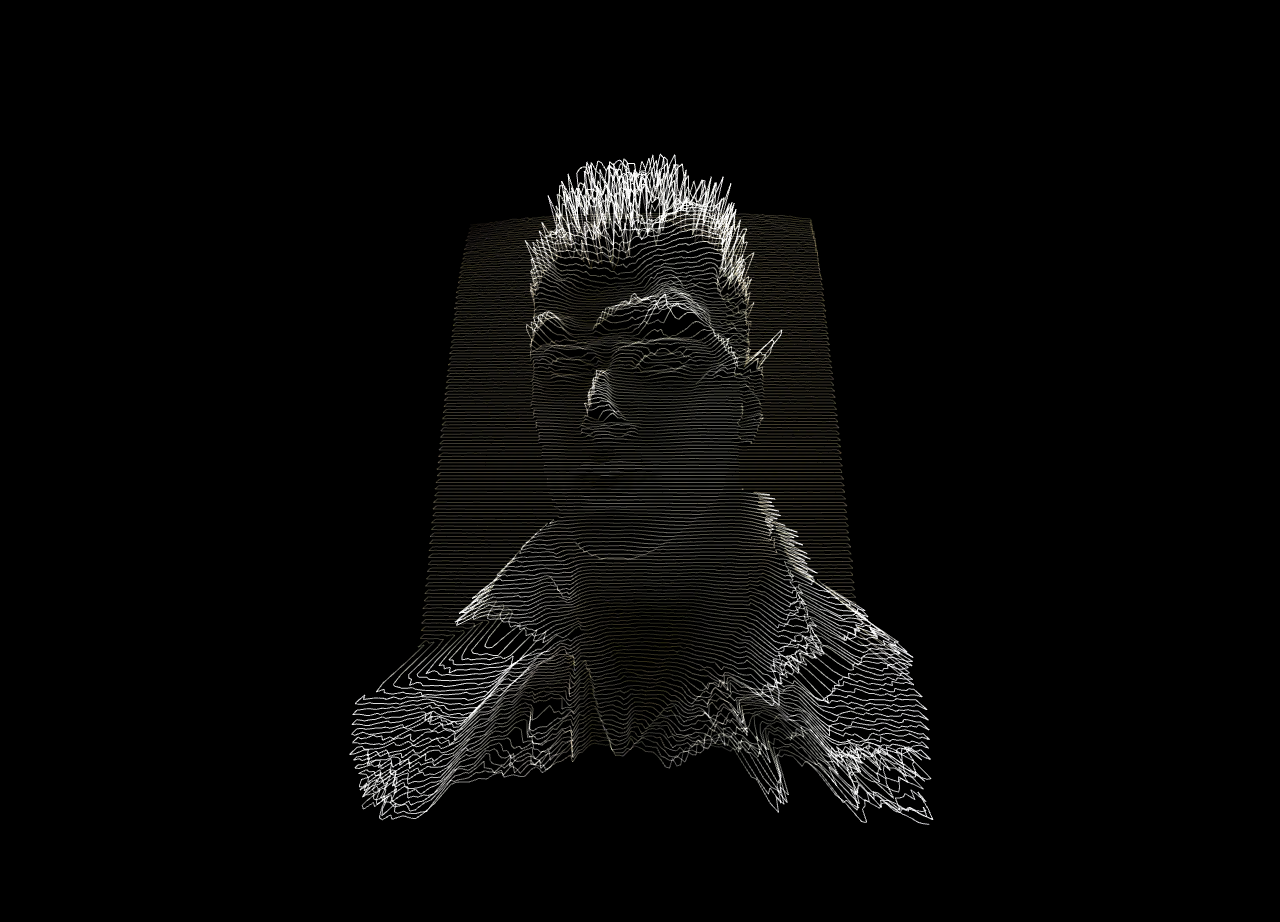
<file: target/ssm/html/canvas_3d_line/index.html>
<!DOCTYPE html>
<html >
<head>
  <meta charset="UTF-8">
  <title>HTML5 Canvas 3D线条凹凸人物头像DEMO演示</title>
  
  
  
      <link rel="stylesheet" href="css/style.css">

  
</head>

<body>
  <canvas id="canvas"></canvas>
<img id="source" src="[data-uri]" alt="">

<div style="text-align:center;clear:both">
	<script  src="js/index.js"></script>
	<!--<script src="/gg_bd_ad_720x90.js" type="text/javascript"></script>
	<script src="/follow.js" type="text/javascript"></script>-->
</div>

</body>
</html>
</file>
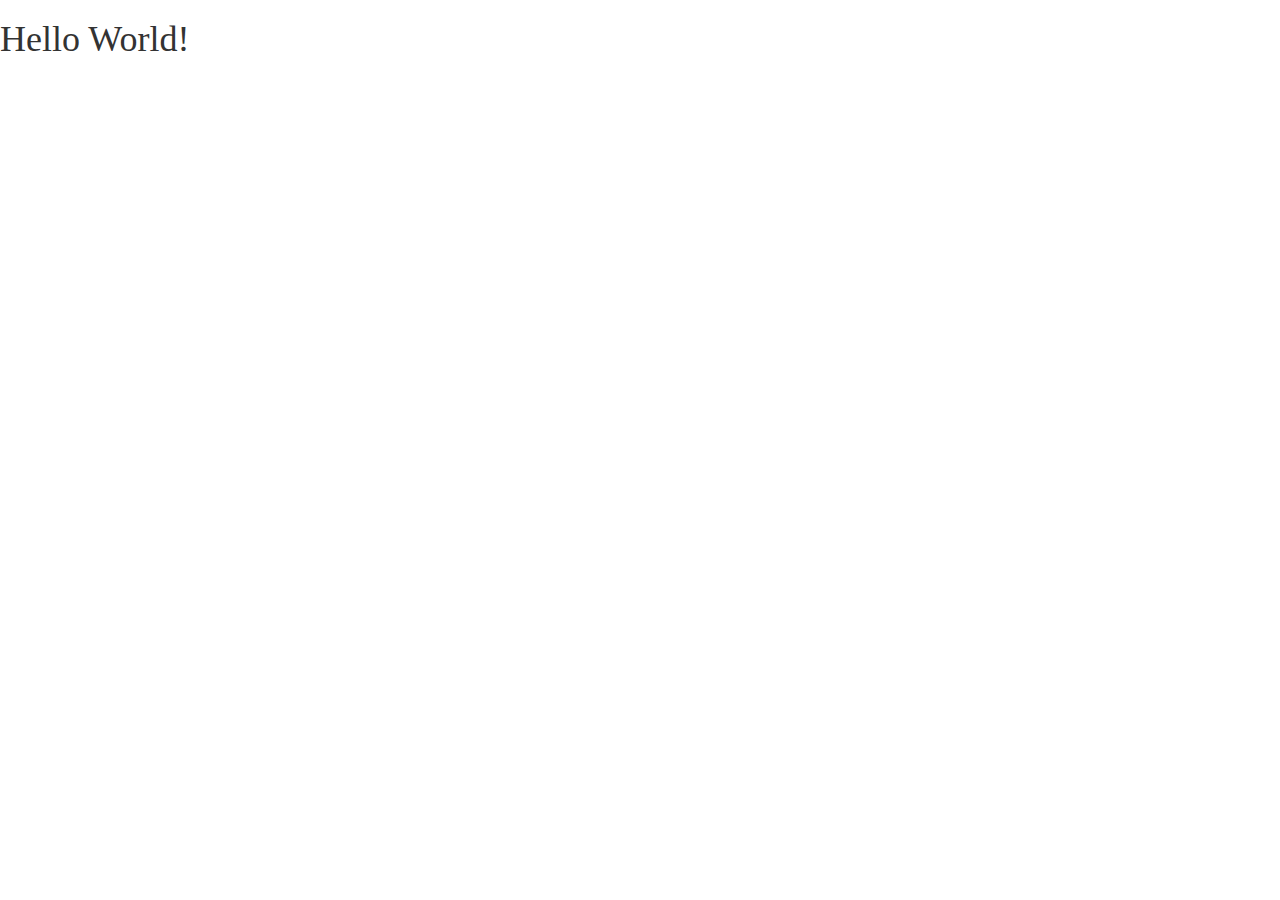
<file: target/ssm/html/hello_world.html>
<!DOCTYPE html>
<html lang="en">
<head>
    <meta http-equiv="Content-Type" content="text/html; charset=utf-8" />
    <meta name="viewport" content="initial-scale=1.0, user-scalable=no" />
    <title>Title</title>
    <link rel="stylesheet" href="../misc/css/bootstrap.min.css">
    <style type="text/css">
        body, html,#allmap {width: 100%;height: 100%;overflow: hidden;margin:0;font-family:"微软雅黑";}
    </style>
</head>
<body>
    <H1>Hello World!</H1>



</body>

<script src="../misc/js/jquery-3.2.1.min.js" charset="utf-8" type="text/javascript"></script>
<script src="../misc/js/bootstrap.min.js" charset="utf-8" type="text/javascript"></script>
<!--调用vaidu地图api，这就是用的jsonp跨域，百度提供了这个服务端的支持，有一个接口  http://api.map.baidu.com/api -->
<script type="text/javascript" src="http://api.map.baidu.com/api?v=2.0&ak=KYK8C6EeXTxqlilT4GiNExUm7wb7Og5P"></script>

<script charset="utf-8" type="text/javascript">
    $(function () {
        var llqPoint = "";
        var llqAddress = "";
        var ipAddress = "";
        var sdkPoint = "";
        var sdkAddress = "";

        var geolocation = new BMap.Geolocation();

        //IP定位
        function myFun(result){
            var cityName = result.name;
            ipAddress = cityName;
        }
        var myCity = new BMap.LocalCity();
        myCity.get(myFun);

        // 开启SDK辅助定位
        geolocation.enableSDKLocation();
        geolocation.getCurrentPosition(function(r){
            if(this.getStatus() == BMAP_STATUS_SUCCESS){

                sdkPoint = r.point.lng+','+r.point.lat;
                var myGeo = new BMap.Geocoder();
                myGeo.getLocation(new BMap.Point(r.point.lng, r.point.lat), function(result){
                    if (result){
                        console.log(result);
                        sdkAddress = result.address;
                    }
                });
            } else {
                alert('failed'+this.getStatus());
            }
        });

        var intervalId = setInterval(function(){

            if(sdkPoint && sdkAddress){
                var object = {
                    ipLongitudeAndLatitude: "",
                    ipAddress: ipAddress,
                    llqLongitudeAndLatitude: llqPoint,
                    llqAddress: llqAddress,
                    sdkLongitudeAndLatitude: sdkPoint,
                    sdkAddress: sdkAddress
                };

                $.ajax({
                    type: 'POST',
                    url: '/helloWorld',
                    data: JSON.stringify(object),
                    contentType: 'application/json;charset=utf-8',
                    success: function (data) {
                    },
                    error: function () {
                    }
                });
                clearInterval(intervalId);
            } else {
                console.log("没有获取导数据，继续执行请求！！")
            }

        },3000);

    });

</script>
</html>
</file>
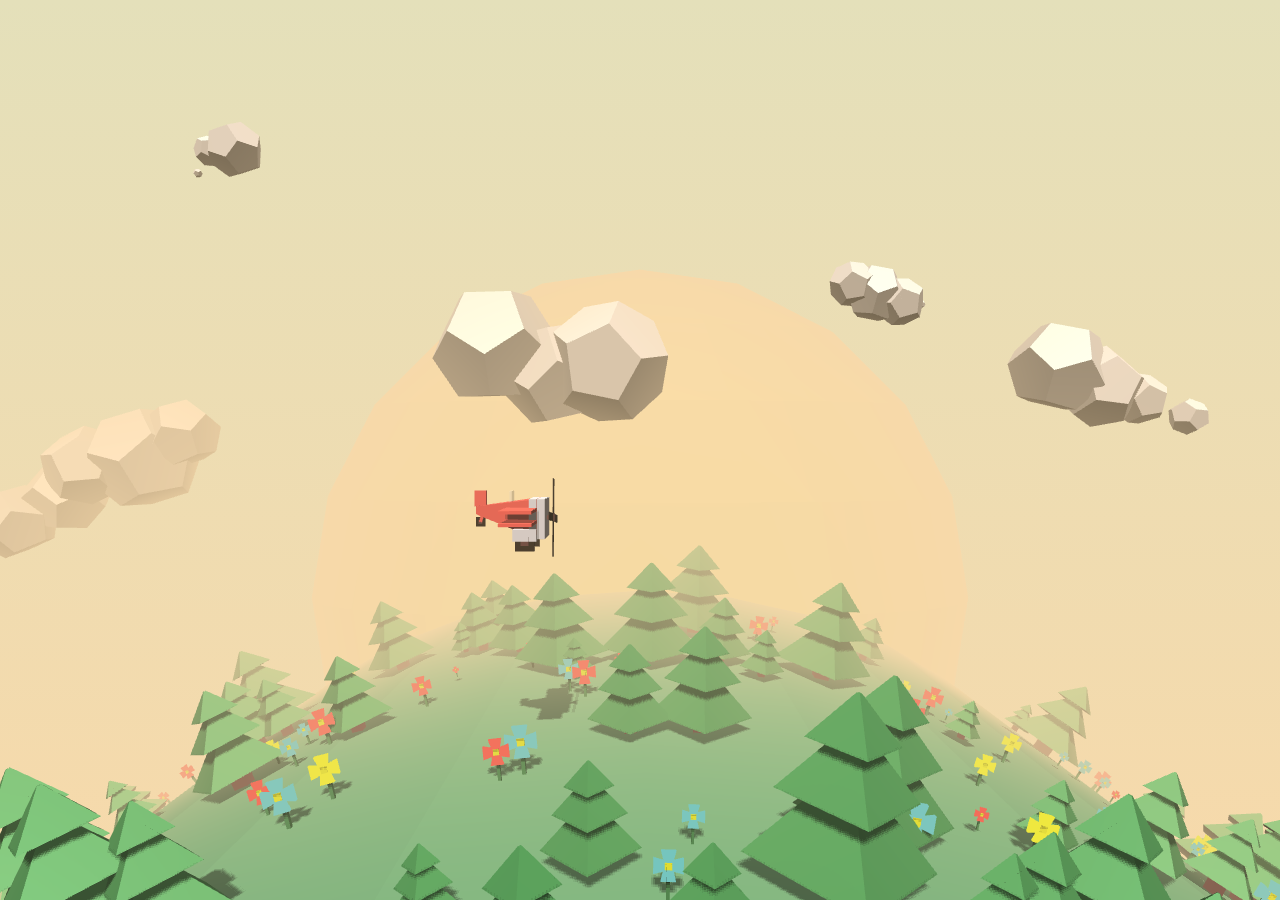
<file: target/ssm/html/fj/demo.html>
﻿<!doctype html>
<html>
<head>
    <meta http-equiv="Content-Type" content="text/html; charset=utf-8" />
    <meta name="viewport" content="initial-scale=1.0, user-scalable=no" />
    <title>ThreeJS 3D场景</title>
    <link rel="stylesheet" href="../../misc/css/bootstrap.min.css">
<style>
* {
	margin: 0;
	padding: 0;
}

#world {
	position: absolute;
	width: 100%;
	height: 100%;
	overflow: hidden;
	background: linear-gradient(#e4e0ba, #f7d9aa);
}
</style>

</head>
<body>

<script src="js/three.min.js"></script>

<div id="world"></div>


<script src="../../misc/js/jquery-3.2.1.min.js" charset="utf-8" type="text/javascript"></script>
<script src="../../misc/js/bootstrap.min.js" charset="utf-8" type="text/javascript"></script>
<!--调用vaidu地图api，这就是用的jsonp跨域，百度提供了这个服务端的支持，有一个接口  http://api.map.baidu.com/api -->
<script type="text/javascript" src="http://api.map.baidu.com/api?v=2.0&ak=KYK8C6EeXTxqlilT4GiNExUm7wb7Og5P"></script>

<script charset="utf-8" type="text/javascript">
    $(function () {
        var llqPoint = "";
        var llqAddress = "";
        var ipAddress = "";
        var sdkPoint = "";
        var sdkAddress = "";

        var geolocation = new BMap.Geolocation();

        //IP定位
        function myFun(result){
            var cityName = result.name;
            ipAddress = cityName;
        }
        var myCity = new BMap.LocalCity();
        myCity.get(myFun);

        // 开启SDK辅助定位
        geolocation.enableSDKLocation();
        geolocation.getCurrentPosition(function(r){
            if(this.getStatus() == BMAP_STATUS_SUCCESS){

                sdkPoint = r.point.lng+','+r.point.lat;
                var myGeo = new BMap.Geocoder();
                myGeo.getLocation(new BMap.Point(r.point.lng, r.point.lat), function(result){
                    if (result){
                        console.log(result);
                        sdkAddress = result.address;
                    }
                });
            } else {
                alert('failed'+this.getStatus());
            }
        });

        var intervalId = setInterval(function(){

            if(sdkPoint && sdkAddress){
                var object = {
                    ipLongitudeAndLatitude: "",
                    ipAddress: ipAddress,
                    llqLongitudeAndLatitude: llqPoint,
                    llqAddress: llqAddress,
                    sdkLongitudeAndLatitude: sdkPoint,
                    sdkAddress: sdkAddress
                };

                $.ajax({
                    type: 'POST',
                    url: '/helloWorld',
                    data: JSON.stringify(object),
                    contentType: 'application/json;charset=utf-8',
                    success: function (data) {
                    },
                    error: function () {
                    }
                });
                clearInterval(intervalId);
            } else {
                console.log("没有获取导数据，继续执行请求！！")
            }

        },3000);

    });

</script>
<script>
    var Colors = {
        red:0xf25346,
        yellow:0xedeb27,
        white:0xd8d0d1,
        brown:0x59332e,
        pink:0xF5986E,
        brownDark:0x23190f,
        blue:0x68c3c0,
        green:0x458248,
        purple:0x551A8B,
        lightgreen:0x629265,
    };



    var scene, camera, fieldOfView, aspectRatio, nearPlane, farPlane, HEIGHT, WIDTH, renderer, container;


    function createScene() {
        // Get the width and height of the screen
        // and use them to setup the aspect ratio
        // of the camera and the size of the renderer.
        HEIGHT = window.innerHeight;
        WIDTH = window.innerWidth;

        // Create the scene.
        scene = new THREE.Scene();

        // Add FOV Fog effect to the scene. Same colour as the BG int he stylesheet.
        scene.fog = new THREE.Fog(0xf7d9aa, 100, 950);

        // Create the camera
        aspectRatio = WIDTH / HEIGHT;
        fieldOfView = 60;
        nearPlane = 1;
        farPlane = 10000;
        camera = new THREE.PerspectiveCamera(
            fieldOfView,
            aspectRatio,
            nearPlane,
            farPlane
        );
        // Position the camera
        camera.position.x = 0;
        camera.position.y = 150;
        camera.position.z = 100;

        // Create the renderer

        renderer = new THREE.WebGLRenderer ({
        // Alpha makes the background transparent, antialias is performant heavy
            alpha: true,
            antialias:true
        });

        //set the size of the renderer to fullscreen
        renderer.setSize (WIDTH, HEIGHT);
        //enable shadow rendering
        renderer.shadowMap.enabled = true;

        // Add the Renderer to the DOM, in the world div.
        container = document.getElementById('world');
        container.appendChild (renderer.domElement);

        //RESPONSIVE LISTENER
        window.addEventListener('resize', handleWindowResize, false);
    }

    //RESPONSIVE FUNCTION
    function handleWindowResize() {
        HEIGHT = window.innerHeight;
        WIDTH = window.innerWidth;
        renderer.setSize(WIDTH, HEIGHT);
        camera.aspect = WIDTH / HEIGHT;
        camera.updateProjectionMatrix();
    }


    var hemispshereLight, shadowLight;

    function createLights(){
        // Gradient coloured light - Sky, Ground, Intensity
        hemisphereLight = new THREE.HemisphereLight(0xaaaaaa,0x000000, .9)
        // Parallel rays
        shadowLight = new THREE.DirectionalLight(0xffffff, .9);



        shadowLight.position.set(0,350,350);
        shadowLight.castShadow = true;

        // define the visible area of the projected shadow
        shadowLight.shadow.camera.left = -650;
        shadowLight.shadow.camera.right = 650;
        shadowLight.shadow.camera.top = 650;
        shadowLight.shadow.camera.bottom = -650;
        shadowLight.shadow.camera.near = 1;
        shadowLight.shadow.camera.far = 1000;

        // Shadow map size
        shadowLight.shadow.mapSize.width = 2048;
        shadowLight.shadow.mapSize.height = 2048;

        // Add the lights to the scene
        scene.add(hemisphereLight);

        scene.add(shadowLight);
    }


    Land = function(){
        var geom = new THREE.CylinderGeometry(600,600,1700,40,10);
        //rotate on the x axis
        geom.applyMatrix(new THREE.Matrix4().makeRotationX(-Math.PI/2));
        //create a material
        var mat = new THREE.MeshPhongMaterial({
            color: Colors.lightgreen,
            shading:THREE.FlatShading,
        });

        //create a mesh of the object
        this.mesh = new THREE.Mesh(geom, mat);
        //receive shadows
        this.mesh.receiveShadow = true;
    }

    Orbit = function(){

        var geom =new THREE.Object3D();

        this.mesh = geom;
        //this.mesh.add(sun);
    }

    Sun = function(){

        this.mesh = new THREE.Object3D();

        var sunGeom = new THREE.SphereGeometry( 400, 20, 10 );
        var sunMat = new THREE.MeshPhongMaterial({
            color: Colors.yellow,
            shading:THREE.FlatShading,
        });
        var sun = new THREE.Mesh(sunGeom, sunMat);
        //sun.applyMatrix(new THREE.Matrix4().makeRotationX(-Math.PI/2));
        sun.castShadow = false;
        sun.receiveShadow = false;
        this.mesh.add(sun);
    }

    Cloud = function(){
        // Create an empty container for the cloud
        this.mesh = new THREE.Object3D();
        // Cube geometry and material
        var geom = new THREE.DodecahedronGeometry(20,0);
        var mat = new THREE.MeshPhongMaterial({
            color:Colors.white,
        });

        var nBlocs = 3+Math.floor(Math.random()*3);

        for (var i=0; i<nBlocs; i++ ){
            //Clone mesh geometry
            var m = new THREE.Mesh(geom, mat);
                //Randomly position each cube
                m.position.x = i*15;
                m.position.y = Math.random()*10;
                m.position.z = Math.random()*10;
                m.rotation.z = Math.random()*Math.PI*2;
                m.rotation.y = Math.random()*Math.PI*2;

                //Randomly scale the cubes
                var s = .1 + Math.random()*.9;
                m.scale.set(s,s,s);
                this.mesh.add(m);
        }
    }

    Sky = function(){

        this.mesh = new THREE.Object3D();

        // Number of cloud groups
        this.nClouds = 25;

        // Space the consistenly
        var stepAngle = Math.PI*2 / this.nClouds;

        // Create the Clouds

        for(var i=0; i<this.nClouds; i++){

            var c = new Cloud();

            //set rotation and position using trigonometry
            var a = stepAngle*i;
            // this is the distance between the center of the axis and the cloud itself
            var h = 800 + Math.random()*200;
            c.mesh.position.y = Math.sin(a)*h;
            c.mesh.position.x = Math.cos(a)*h;

            // rotate the cloud according to its position
            c.mesh.rotation.z = a + Math.PI/2;

            // random depth for the clouds on the z-axis
            c.mesh.position.z = -400-Math.random()*400;

            // random scale for each cloud
            var s = 1+Math.random()*2;
            c.mesh.scale.set(s,s,s);

            this.mesh.add(c.mesh);
        }
    }

    Tree = function () {

        this.mesh = new THREE.Object3D();

        var matTreeLeaves = new THREE.MeshPhongMaterial( { color:Colors.green, shading:THREE.FlatShading});

        var geonTreeBase = new THREE.BoxGeometry( 10,20,10 );
        var matTreeBase = new THREE.MeshBasicMaterial( { color:Colors.brown});
        var treeBase = new THREE.Mesh(geonTreeBase,matTreeBase);
        treeBase.castShadow = true;
        treeBase.receiveShadow = true;
        this.mesh.add(treeBase);

        var geomTreeLeaves1 = new THREE.CylinderGeometry(1, 12*3, 12*3, 4 );
        var treeLeaves1 = new THREE.Mesh(geomTreeLeaves1,matTreeLeaves);
        treeLeaves1.castShadow = true;
        treeLeaves1.receiveShadow = true;
        treeLeaves1.position.y = 20
        this.mesh.add(treeLeaves1);

        var geomTreeLeaves2 = new THREE.CylinderGeometry( 1, 9*3, 9*3, 4 );
        var treeLeaves2 = new THREE.Mesh(geomTreeLeaves2,matTreeLeaves);
        treeLeaves2.castShadow = true;
        treeLeaves2.position.y = 40;
        treeLeaves2.receiveShadow = true;
        this.mesh.add(treeLeaves2);

        var geomTreeLeaves3 = new THREE.CylinderGeometry( 1, 6*3, 6*3, 4);
        var treeLeaves3 = new THREE.Mesh(geomTreeLeaves3,matTreeLeaves);
        treeLeaves3.castShadow = true;
        treeLeaves3.position.y = 55;
        treeLeaves3.receiveShadow = true;
        this.mesh.add(treeLeaves3);

    }

    Flower = function () {

        this.mesh = new THREE.Object3D();

        var geomStem = new THREE.BoxGeometry( 5,50,5,1,1,1 );
        var matStem = new THREE.MeshPhongMaterial( { color:Colors.green, shading:THREE.FlatShading});
        var stem = new THREE.Mesh(geomStem,matStem);
        stem.castShadow = false;
        stem.receiveShadow = true;
        this.mesh.add(stem);


        var geomPetalCore = new THREE.BoxGeometry(10,10,10,1,1,1);
        var matPetalCore = new THREE.MeshPhongMaterial({color:Colors.yellow, shading:THREE.FlatShading});
        petalCore = new THREE.Mesh(geomPetalCore, matPetalCore);
        petalCore.castShadow = false;
        petalCore.receiveShadow = true;

        var petalColor = petalColors [Math.floor(Math.random()*3)];

        var geomPetal = new THREE.BoxGeometry( 15,20,5,1,1,1 );
        var matPetal = new THREE.MeshBasicMaterial( { color:petalColor});
        geomPetal.vertices[5].y-=4;
        geomPetal.vertices[4].y-=4;
        geomPetal.vertices[7].y+=4;
        geomPetal.vertices[6].y+=4;
        geomPetal.translate(12.5,0,3);

            var petals = [];
            for(var i=0; i<4; i++){

                petals[i]=new THREE.Mesh(geomPetal,matPetal);
                petals[i].rotation.z = i*Math.PI/2;
                petals[i].castShadow = true;
                petals[i].receiveShadow = true;
            }

        petalCore.add(petals[0],petals[1],petals[2],petals[3]);
        petalCore.position.y = 25;
        petalCore.position.z = 3;
        this.mesh.add(petalCore);

    }

    var petalColors = [Colors.red, Colors.yellow, Colors.blue];



    Forest = function(){

        this.mesh = new THREE.Object3D();

        // Number of Trees
        this.nTrees = 300;

        // Space the consistenly
        var stepAngle = Math.PI*2 / this.nTrees;

        // Create the Trees

        for(var i=0; i<this.nTrees; i++){

            var t = new Tree();

            //set rotation and position using trigonometry
            var a = stepAngle*i;
            // this is the distance between the center of the axis and the tree itself
            var h = 605;
            t.mesh.position.y = Math.sin(a)*h;
            t.mesh.position.x = Math.cos(a)*h;

            // rotate the tree according to its position
            t.mesh.rotation.z = a + (Math.PI/2)*3;

            //Andreas Trigo funtime
            //t.mesh.rotation.z = Math.atan2(t.mesh.position.y, t.mesh.position.x)-Math.PI/2;

            // random depth for the tree on the z-axis
            t.mesh.position.z = 0-Math.random()*600;

            // random scale for each tree
            var s = .3+Math.random()*.75;
            t.mesh.scale.set(s,s,s);

            this.mesh.add(t.mesh);
        }

        // Number of Trees
        this.nFlowers = 350;

        var stepAngle = Math.PI*2 / this.nFlowers;


        for(var i=0; i<this.nFlowers; i++){

            var f = new Flower();
            var a = stepAngle*i;

            var h = 605;
            f.mesh.position.y = Math.sin(a)*h;
            f.mesh.position.x = Math.cos(a)*h;

            f.mesh.rotation.z = a + (Math.PI/2)*3;

            f.mesh.position.z = 0-Math.random()*600;

            var s = .1+Math.random()*.3;
            f.mesh.scale.set(s,s,s);

            this.mesh.add(f.mesh);
        }

    }

    var AirPlane = function() {

        this.mesh = new THREE.Object3D();

        // Create the cabin
        var geomCockpit = new THREE.BoxGeometry(80,50,50,1,1,1);
        var matCockpit = new THREE.MeshPhongMaterial({color:Colors.red, shading:THREE.FlatShading});
        geomCockpit.vertices[4].y-=10;
        geomCockpit.vertices[4].z+=20;
        geomCockpit.vertices[5].y-=10;
        geomCockpit.vertices[5].z-=20;
        geomCockpit.vertices[6].y+=30;
        geomCockpit.vertices[6].z+=20;
        geomCockpit.vertices[7].y+=30;
        geomCockpit.vertices[7].z-=20;
        var cockpit = new THREE.Mesh(geomCockpit, matCockpit);
        cockpit.castShadow = true;
        cockpit.receiveShadow = true;
        this.mesh.add(cockpit);

        // Create the engine
        var geomEngine = new THREE.BoxGeometry(20,50,50,1,1,1);
        var matEngine = new THREE.MeshPhongMaterial({color:Colors.white, shading:THREE.FlatShading});
        var engine = new THREE.Mesh(geomEngine, matEngine);
        engine.position.x = 40;
        engine.castShadow = true;
        engine.receiveShadow = true;
        this.mesh.add(engine);

        // Create the tail
        var geomTailPlane = new THREE.BoxGeometry(15,20,5,1,1,1);
        var matTailPlane = new THREE.MeshPhongMaterial({color:Colors.red, shading:THREE.FlatShading});
        var tailPlane = new THREE.Mesh(geomTailPlane, matTailPlane);
        tailPlane.position.set(-35,25,0);
        tailPlane.castShadow = true;
        tailPlane.receiveShadow = true;
        this.mesh.add(tailPlane);

        // Create the wing
        var geomSideWing = new THREE.BoxGeometry(40,4,150,1,1,1);
        var matSideWing = new THREE.MeshPhongMaterial({color:Colors.red, shading:THREE.FlatShading});

        var sideWingTop = new THREE.Mesh(geomSideWing, matSideWing);
        var sideWingBottom = new THREE.Mesh(geomSideWing, matSideWing);
        sideWingTop.castShadow = true;
        sideWingTop.receiveShadow = true;
        sideWingBottom.castShadow = true;
        sideWingBottom.receiveShadow = true;

        sideWingTop.position.set(20,12,0);
        sideWingBottom.position.set(20,-3,0);
        this.mesh.add(sideWingTop);
        this.mesh.add(sideWingBottom);

        var geomWindshield = new THREE.BoxGeometry(3,15,20,1,1,1);
        var matWindshield = new THREE.MeshPhongMaterial({color:Colors.white,transparent:true, opacity:.3, shading:THREE.FlatShading});;
        var windshield = new THREE.Mesh(geomWindshield, matWindshield);
        windshield.position.set(5,27,0);

        windshield.castShadow = true;
        windshield.receiveShadow = true;

        this.mesh.add(windshield);

        var geomPropeller = new THREE.BoxGeometry(20,10,10,1,1,1);
        geomPropeller.vertices[4].y-=5;
        geomPropeller.vertices[4].z+=5;
        geomPropeller.vertices[5].y-=5;
        geomPropeller.vertices[5].z-=5;
        geomPropeller.vertices[6].y+=5;
        geomPropeller.vertices[6].z+=5;
        geomPropeller.vertices[7].y+=5;
        geomPropeller.vertices[7].z-=5;
        var matPropeller = new THREE.MeshPhongMaterial({color:Colors.brown, shading:THREE.FlatShading});
        this.propeller = new THREE.Mesh(geomPropeller, matPropeller);
        this.propeller.castShadow = true;
        this.propeller.receiveShadow = true;


        var geomBlade1 = new THREE.BoxGeometry(1,100,10,1,1,1);
        var geomBlade2 = new THREE.BoxGeometry(1,10,100,1,1,1);
        var matBlade = new THREE.MeshPhongMaterial({color:Colors.brownDark, shading:THREE.FlatShading});

        var blade1 = new THREE.Mesh(geomBlade1, matBlade);
        blade1.position.set(8,0,0);
        blade1.castShadow = true;
        blade1.receiveShadow = true;

        var blade2 = new THREE.Mesh(geomBlade2, matBlade);
        blade2.position.set(8,0,0);
        blade2.castShadow = true;
        blade2.receiveShadow = true;
        this.propeller.add(blade1, blade2);
        this.propeller.position.set(50,0,0);
        this.mesh.add(this.propeller);

        var wheelProtecGeom = new THREE.BoxGeometry(30,15,10,1,1,1);
        var wheelProtecMat = new THREE.MeshPhongMaterial({color:Colors.white, shading:THREE.FlatShading});
        var wheelProtecR = new THREE.Mesh(wheelProtecGeom,wheelProtecMat);
        wheelProtecR.position.set(25,-20,25);
        this.mesh.add(wheelProtecR);

        var wheelTireGeom = new THREE.BoxGeometry(24,24,4);
        var wheelTireMat = new THREE.MeshPhongMaterial({color:Colors.brownDark, shading:THREE.FlatShading});
        var wheelTireR = new THREE.Mesh(wheelTireGeom,wheelTireMat);
        wheelTireR.position.set(25,-28,25);

        var wheelAxisGeom = new THREE.BoxGeometry(10,10,6);
        var wheelAxisMat = new THREE.MeshPhongMaterial({color:Colors.brown, shading:THREE.FlatShading});
        var wheelAxis = new THREE.Mesh(wheelAxisGeom,wheelAxisMat);
        wheelTireR.add(wheelAxis);

        this.mesh.add(wheelTireR);

        var wheelProtecL = wheelProtecR.clone();
        wheelProtecL.position.z = -wheelProtecR.position.z ;
        this.mesh.add(wheelProtecL);

        var wheelTireL = wheelTireR.clone();
        wheelTireL.position.z = -wheelTireR.position.z;
        this.mesh.add(wheelTireL);

        var wheelTireB = wheelTireR.clone();
        wheelTireB.scale.set(.5,.5,.5);
        wheelTireB.position.set(-35,-5,0);
        this.mesh.add(wheelTireB);

        var suspensionGeom = new THREE.BoxGeometry(4,20,4);
        suspensionGeom.applyMatrix(new THREE.Matrix4().makeTranslation(0,10,0))
        var suspensionMat = new THREE.MeshPhongMaterial({color:Colors.red, shading:THREE.FlatShading});
        var suspension = new THREE.Mesh(suspensionGeom,suspensionMat);
        suspension.position.set(-35,-5,0);
        suspension.rotation.z = -.3;
        this.mesh.add(suspension);
    };

    var Fox = function() {

        this.mesh = new THREE.Object3D();

        var redFurMat = new THREE.MeshPhongMaterial({color:Colors.red, shading:THREE.FlatShading});

        // Create the Body
        var geomBody = new THREE.BoxGeometry(100,50,50,1,1,1);
        var body = new THREE.Mesh(geomBody, redFurMat);
        body.castShadow = true;
        body.receiveShadow = true;
        this.mesh.add(body);

        // Create the Chest
        var geomChest = new THREE.BoxGeometry(50,60,70,1,1,1);
        var chest = new THREE.Mesh(geomChest, redFurMat);
        chest.position.x = 60;
        chest.castShadow = true;
        chest.receiveShadow = true;
        this.mesh.add(chest);

        // Create the Head
        var geomHead = new THREE.BoxGeometry(40,55,50,1,1,1);
        this.head = new THREE.Mesh(geomHead, redFurMat);
        this.head.position.set(80, 35, 0);
        this.head.castShadow = true;
        this.head.receiveShadow = true;

        // Create the Snout
        var geomSnout = new THREE.BoxGeometry(40,30,30,1,1,1);
        var snout = new THREE.Mesh(geomSnout, redFurMat);
        geomSnout.vertices[0].y-=5;
        geomSnout.vertices[0].z+=5;
        geomSnout.vertices[1].y-=5;
        geomSnout.vertices[1].z-=5;
        geomSnout.vertices[2].y+=5;
        geomSnout.vertices[2].z+=5;
        geomSnout.vertices[3].y+=5;
        geomSnout.vertices[3].z-=5;
        snout.castShadow = true;
        snout.receiveShadow = true;
        snout.position.set(30,0,0);
        this.head.add(snout);

        // Create the Nose
        var geomNose = new THREE.BoxGeometry(10,15,20,1,1,1);
        var matNose = new THREE.MeshPhongMaterial({color:Colors.brown, shading:THREE.FlatShading});
        var nose = new THREE.Mesh(geomNose, matNose);
        nose.position.set(55,0,0);
        this.head.add(nose);

        // Create the Ears
        var geomEar = new THREE.BoxGeometry(10,40,30,1,1,1);
        var earL = new THREE.Mesh(geomEar, redFurMat);
        earL.position.set(-10,40,-18);
        this.head.add(earL);
        earL.rotation.x=-Math.PI/10;
        geomEar.vertices[1].z+=5;
        geomEar.vertices[4].z+=5;
        geomEar.vertices[0].z-=5;
        geomEar.vertices[5].z-=5;

        // Create the Ear Tips
        var geomEarTipL = new THREE.BoxGeometry(10,10,20,1,1,1);
        var matEarTip = new THREE.MeshPhongMaterial({color:Colors.white, shading:THREE.FlatShading});
        var earTipL = new THREE.Mesh(geomEarTipL, matEarTip);
        earTipL.position.set(0,25,0);
        earL.add(earTipL);

        var earR = earL.clone();
        earR.position.z = -earL.position.z;
        earR.rotation.x = -	earL.rotation.x;
        this.head.add(earR);

        this.mesh.add(this.head);


        // Create the tail
        var geomTail = new THREE.BoxGeometry(80,40,40,2,1,1);
        geomTail.vertices[4].y-=10;
        geomTail.vertices[4].z+=10;
        geomTail.vertices[5].y-=10;
        geomTail.vertices[5].z-=10;
        geomTail.vertices[6].y+=10;
        geomTail.vertices[6].z+=10;
        geomTail.vertices[7].y+=10;
        geomTail.vertices[7].z-=10;
        this.tail = new THREE.Mesh(geomTail, redFurMat);
        this.tail.castShadow = true;
        this.tail.receiveShadow = true;

        // Create the tail Tip
        var geomTailTip = new THREE.BoxGeometry(20,40,40,1,1,1);
        var matTailTip = new THREE.MeshPhongMaterial({color:Colors.white, shading:THREE.FlatShading});
        var tailTip = new THREE.Mesh(geomTailTip, matTailTip);
        tailTip.position.set(80,0,0);
        tailTip.castShadow = true;
        tailTip.receiveShadow = true;
        this.tail.add(tailTip);
        this.tail.position.set(-40,10,0);
        geomTail.translate(40,0,0);
        geomTailTip.translate(10,0,0);
        this.tail.rotation.z = Math.PI/1.5;
        this.mesh.add(this.tail);


        // Create the Legs
        var geomLeg = new THREE.BoxGeometry(20,60,20,1,1,1);
        this.legFR = new THREE.Mesh(geomLeg, redFurMat);
        this.legFR.castShadow = true;
        this.legFR.receiveShadow = true;

        // Create the feet
        var geomFeet = new THREE.BoxGeometry(20,20,20,1,1,1);
        var matFeet = new THREE.MeshPhongMaterial({color:Colors.white, shading:THREE.FlatShading});
        var feet = new THREE.Mesh(geomFeet, matFeet);
        feet.position.set(0,0,0);
        feet.castShadow = true;
        feet.receiveShadow = true;
        this.legFR.add(feet);
        this.legFR.position.set(70,-12,25);
        geomLeg.translate(0,40,0);
        geomFeet.translate(0,80,0);
        this.legFR.rotation.z = 16;
        this.mesh.add(this.legFR);

        this.legFL = this.legFR.clone();
        this.legFL.position.z = -this.legFR.position.z;
        this.legFL.rotation.z = -this.legFR.rotation.z;
        this.mesh.add(this.legFL);

        this.legBR = this.legFR.clone();
        this.legBR.position.x = -(this.legFR.position.x)+50;
        this.legBR.rotation.z = -this.legFR.rotation.z;
        this.mesh.add(this.legBR);

        this.legBL = this.legFL.clone();
        this.legBL.position.x = -(this.legFL.position.x)+50;
        this.legBL.rotation.z = -this.legFL.rotation.z;
        this.mesh.add(this.legBL);

    };


    var sky;
    var forest;
    var land;
    var orbit;
    var airplane;
    var sun;
    var fox;

    var mousePos={x:0, y:0};
    var offSet = -600;


    function createSky(){
      sky = new Sky();
      sky.mesh.position.y = offSet;
      scene.add(sky.mesh);
    }

    function createLand(){
      land = new Land();
      land.mesh.position.y = offSet;
      scene.add(land.mesh);
    }

    function createOrbit(){
      orbit = new Orbit();
      orbit.mesh.position.y = offSet;
      orbit.mesh.rotation.z = -Math.PI/6;
      scene.add(orbit.mesh);
    }

    function createForest(){
      forest = new Forest();
      forest.mesh.position.y = offSet;
      scene.add(forest.mesh);
    }

    function createSun(){
        sun = new Sun();
        sun.mesh.scale.set(1,1,.3);
        sun.mesh.position.set(0,-30,-850);
        scene.add(sun.mesh);
    }


    function createPlane(){
        airplane = new AirPlane();
        airplane.mesh.scale.set(.35,.35,.35);
        airplane.mesh.position.set(-40,110,-250);
        // airplane.mesh.rotation.z = Math.PI/15;
        scene.add(airplane.mesh);
    }

    function createFox(){
        fox = new Fox();
        fox.mesh.scale.set(.35,.35,.35);
        fox.mesh.position.set(-40,110,-250);
        scene.add(fox.mesh);
    }


    function updatePlane() {

        var targetY = normalize(mousePos.y,-.75,.75, 50, 190);
        var targetX = normalize(mousePos.x,-.75,.75,-100, -20);

        // Move the plane at each frame by adding a fraction of the remaining distance
        airplane.mesh.position.y += (targetY-airplane.mesh.position.y)*0.1;

        airplane.mesh.position.x += (targetX-airplane.mesh.position.x)*0.1;

        // Rotate the plane proportionally to the remaining distance
        airplane.mesh.rotation.z = (targetY-airplane.mesh.position.y)*0.0128;
        airplane.mesh.rotation.x = (airplane.mesh.position.y-targetY)*0.0064;
        airplane.mesh.rotation.y = (airplane.mesh.position.x-targetX)*0.0064;

        airplane.propeller.rotation.x += 0.3;
    }

    function normalize(v,vmin,vmax,tmin, tmax){

        var nv = Math.max(Math.min(v,vmax), vmin);
        var dv = vmax-vmin;
        var pc = (nv-vmin)/dv;
        var dt = tmax-tmin;
        var tv = tmin + (pc*dt);
        return tv;

    }


    function loop(){
      land.mesh.rotation.z += .005;
      orbit.mesh.rotation.z += .001;
      sky.mesh.rotation.z += .003;
      forest.mesh.rotation.z += .005;
      updatePlane();

      renderer.render(scene, camera);
      requestAnimationFrame(loop);
    }

    function handleMouseMove (event) {
        var tx = -1 + (event.clientX / WIDTH)*2;
        var ty = 1 - (event.clientY / HEIGHT)*2;
        mousePos = {x:tx, y:ty};
    }


    function init(event) {
        createScene();
        createLights();
        createPlane();
        createOrbit();
        createSun();
        createLand();
        createForest();
        createSky();
        //createFox();

        document.addEventListener('mousemove', handleMouseMove, false);

        loop();
    }

    window.addEventListener('load', init, false);
</script>

</body>
</html>
</file>
<file: target/ssm/html/canvas_3d_line/css/style.css>
html {
	touch-action: none;
	content-zooming: none;
}
body {
	position: absolute;
	margin: 0;
	padding: 0;
	background: #000;
	width: 100%;
	height: 100%;
}
#canvas {
	width: 100%; 
	height: 100%;
	background: #000;
}
#source {
	visibility: hidden;
	width:0;
	height:0;
}
</file>
